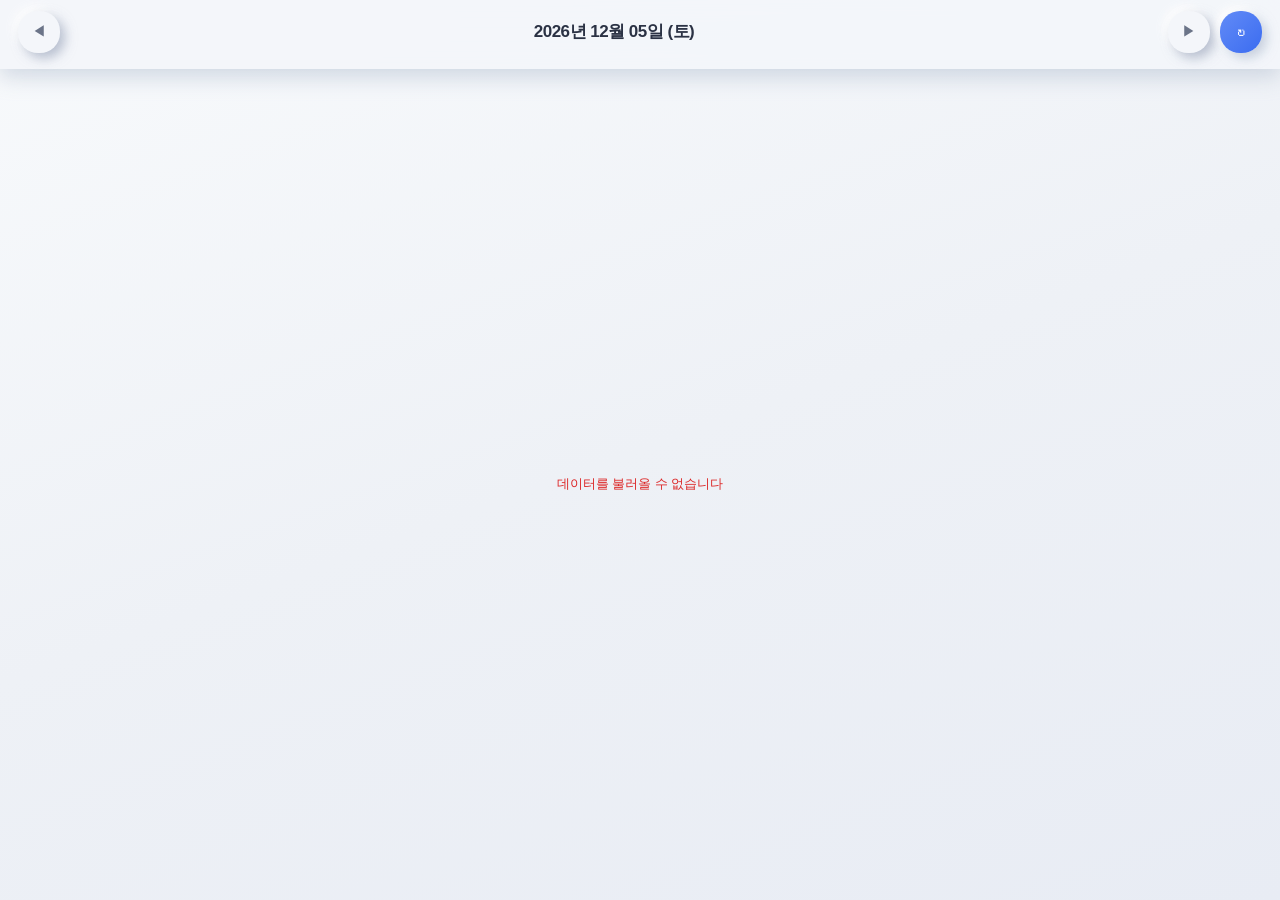
<file: 3030.html>
<!DOCTYPE html>
<html lang="ko">
<head>
<meta charset="UTF-8">
<meta name="viewport" content="width=device-width,initial-scale=1,viewport-fit=cover">
<title>근무현황</title>

<style>
:root{
--bg:#eef1f6;
--bg-grad:linear-gradient(160deg,#f8fafc 0%,#eef1f6 50%,#e8ecf4 100%);
--surface:#f4f6fa;
--surface-glass:rgba(244,246,250,.92);
--text:#2b3244;
--text-sub:#6b7488;
--text-muted:#94a0b5;
--border:rgba(0,0,0,.08);
--clay-light:rgba(255,255,255,.98);
--clay-dark:rgba(143,155,179,.62);
--shadow-sm:5px 5px 12px var(--clay-dark),-4px -4px 10px var(--clay-light);
--shadow-md:10px 10px 24px var(--clay-dark),-8px -8px 18px var(--clay-light);
--shadow-inset:inset 3px 3px 7px var(--clay-dark),inset -3px -3px 7px var(--clay-light);
--chip-shadow:4px 4px 10px rgba(143,155,179,.58),-3px -3px 8px rgba(255,255,255,.92);
--chip-ring:0 0 0 1px rgba(143,155,179,.16),0 0 7px rgba(143,155,179,.1);
--name-ring:0 0 0 1px rgba(143,155,179,.32),0 0 5px rgba(143,155,179,.12);
--green:#16a34a;
--green-soft:#dcfce7;
--green-text:#15803d;
--blue:#3b6cf0;
--red:#dc2626;
--slate-soft:#dbe1ec;
--app-h:100dvh;
--app-w:100vw;
--pad-x:clamp(10px,2.8vw,18px);
--pad-y:clamp(6px,1.2vh,12px);
--radius:clamp(18px,4.5vw,28px);
--radius-sm:clamp(14px,3.5vw,20px);
}

html{
height:100%;
-webkit-text-size-adjust:100%;
text-size-adjust:100%;
overscroll-behavior:none;
}

*{box-sizing:border-box;margin:0;padding:0;-webkit-tap-highlight-color:transparent;}

body{
background:var(--bg);
background-image:var(--bg-grad);
font-family:-apple-system,BlinkMacSystemFont,'Pretendard','Segoe UI',sans-serif;
color:var(--text);
-webkit-font-smoothing:antialiased;
height:var(--app-h);
max-height:var(--app-h);
width:var(--app-w);
overflow:hidden;
overscroll-behavior:none;
display:flex;
flex-direction:column;
padding-top:env(safe-area-inset-top,0);
padding-bottom:env(safe-area-inset-bottom,0);
padding-left:env(safe-area-inset-left,0);
padding-right:env(safe-area-inset-right,0);
}

.header{
position:relative;
z-index:100;
background:var(--surface-glass);
backdrop-filter:blur(20px) saturate(1.4);
-webkit-backdrop-filter:blur(20px) saturate(1.4);
border-bottom:none;
flex-shrink:0;
box-shadow:0 8px 20px rgba(163,177,198,.45);
}

.header-top{
display:flex;
align-items:center;
padding:var(--pad-y) var(--pad-x) calc(var(--pad-y)*.5);
gap:clamp(6px,1.2vw,10px);
}

.nav-btn{
width:clamp(34px,9vw,42px);
height:clamp(34px,9vw,42px);
border:none;
border-radius:var(--radius-sm);
background:var(--surface);
color:var(--text-sub);
font-size:clamp(11px,3vw,14px);
cursor:pointer;
flex-shrink:0;
-webkit-tap-highlight-color:transparent;
box-shadow:var(--shadow-sm);
transition:transform .15s,box-shadow .15s;
}
.nav-btn:active{transform:scale(.94);box-shadow:var(--shadow-inset);}

.date-text{
font-size:clamp(14px,3.8vw,17px);
font-weight:800;
letter-spacing:-.03em;
color:var(--text);
cursor:pointer;
-webkit-tap-highlight-color:transparent;
}

.refresh-btn{
display:flex;
align-items:center;
justify-content:center;
width:clamp(34px,9vw,42px);
height:clamp(34px,9vw,42px);
padding:0;
border:none;
border-radius:var(--radius-sm);
background:linear-gradient(135deg,#628bf7,#3b6cf0);
color:#fff;
font-size:clamp(14px,3.8vw,17px);
cursor:pointer;
flex-shrink:0;
-webkit-tap-highlight-color:transparent;
box-shadow:5px 5px 11px rgba(163,177,198,.55),-4px -4px 9px rgba(255,255,255,.85);
transition:transform .15s,opacity .15s;
}
.refresh-btn:active{transform:scale(.94);opacity:.9;}
.refresh-btn.spinning .refresh-icon{
display:inline-block;
animation:spin .7s linear infinite;
}
@keyframes spin{to{transform:rotate(360deg);}}

/* ── Stats ── */
.date-wrap{
flex:1;
text-align:center;
min-width:0;
}

.stats-row{
display:flex;
justify-content:center;
align-items:center;
gap:clamp(6px,1.8vw,10px);
padding:0 var(--pad-x) var(--pad-y);
flex-wrap:nowrap;
overflow:hidden;
}

.stat-item{
white-space:nowrap;
padding:clamp(5px,1.1vh,8px) clamp(10px,2.8vw,16px);
border-radius:999px;
border:none;
font-size:clamp(10px,2.7vw,12px);
font-weight:700;
letter-spacing:-.01em;
box-shadow:var(--shadow-sm);
display:inline-flex;
align-items:center;
gap:5px;
}

.stat-item::before{
content:'';
width:6px;
height:6px;
border-radius:50%;
flex-shrink:0;
}

.stat-work{color:var(--green-text);background:var(--surface);}
.stat-work::before{background:var(--green);box-shadow:0 0 6px rgba(22,163,74,.5);}

.stat-end{color:#64748b;background:var(--surface);}
.stat-end::before{background:#64748b;}

.stat-off{color:#9333ea;background:var(--surface);}
.stat-off::before{background:#a855f7;box-shadow:0 0 6px rgba(168,85,247,.4);}

/* ── Cards ── */
.container{
flex:1;
min-height:0;
padding:var(--pad-y) var(--pad-x);
max-width:min(520px,100%);
width:100%;
margin:0 auto;
display:flex;
flex-direction:column;
gap:clamp(3px,0.8vh,8px);
}

.card{
background:var(--surface);
border-radius:var(--radius-sm);
border:none;
overflow:hidden;
flex:1 1 0;
min-height:0;
display:flex;
flex-direction:column;
justify-content:flex-start;
container-type:size;
container-name:card;
box-shadow:var(--shadow-sm);
transition:box-shadow .2s;
--card-inset-x:clamp(8px,5cqw,14px);
}

.card-accent-근무중{border-left:3px solid #16a34a;box-shadow:var(--shadow-sm),-3px 0 10px -2px rgba(22,163,74,.2);}
.card-accent-출근중{border-left:3px solid #eab308;box-shadow:var(--shadow-sm),-3px 0 10px -2px rgba(234,179,8,.2);}
.card-accent-출근전{border-left:3px solid #d97706;box-shadow:var(--shadow-sm),-3px 0 10px -2px rgba(217,119,6,.2);}
.card-accent-퇴근전{border-left:3px solid #38bdf8;box-shadow:var(--shadow-sm),-3px 0 10px -2px rgba(56,189,248,.2);}
.card-accent-퇴근{border-left:3px solid #64748b;}
.card-accent-휴무{border-left:3px solid #cbd5e1;opacity:.92;}
.card-accent-연차{border-left:3px solid #14b8a6;opacity:.95;}
.card-accent-중도귀가{border-left:3px solid #f59e0b;opacity:.95;}
.card-accent-지원{
border-left:3px solid #f472b6;
background:linear-gradient(135deg,var(--surface) 0%,#fdf0f7 100%);
box-shadow:var(--shadow-sm),0 0 0 1px rgba(244,114,182,.14);
}

.card-header{
padding:clamp(5px,10cqh,12px) var(--card-inset-x) clamp(2px,4cqh,6px);
flex-shrink:0;
}

.card-header-row{
display:flex;
align-items:center;
flex-wrap:nowrap;
gap:clamp(2px,1.5cqw,5px);
width:100%;
min-width:0;
overflow:hidden;
}

.driver-name{
font-size:clamp(12px,min(24cqh,1rem),18px);
font-weight:800;
letter-spacing:-.03em;
line-height:1.2;
white-space:nowrap;
flex-shrink:1;
min-width:0;
max-width:38%;
overflow:hidden;
text-overflow:ellipsis;
background:var(--surface);
padding:clamp(2px,1.2cqh,4px) clamp(7px,3cqw,10px);
border-radius:8px;
box-shadow:var(--name-ring);
}

.badge{
display:inline-flex;
align-items:center;
justify-content:center;
box-sizing:border-box;
width:2.75em;
max-width:2.75em;
padding:clamp(2px,2cqh,4px) 0;
border-radius:8px;
font-size:clamp(9px,min(17cqh,.82rem),12px);
font-weight:700;
color:#fff;
flex-shrink:0;
background:var(--blue);
box-shadow:var(--chip-ring);
text-align:center;
white-space:nowrap;
overflow:hidden;
line-height:1.1;
}

.badge-5-2{background:var(--blue);}
.badge-917{background:var(--blue);}
.badge-3030{background:var(--red);}
.badge-지원{background:linear-gradient(135deg,#fb923c,#f472b6);color:#fff;}

.tag{
display:inline-flex;
align-items:center;
justify-content:center;
padding:clamp(2px,2cqh,3px) clamp(4px,2.5cqw,7px);
border-radius:8px;
font-size:clamp(8px,min(15cqh,.78rem),11px);
font-weight:600;
flex-shrink:1;
min-width:0;
max-width:5.5em;
border:1px solid transparent;
text-align:center;
white-space:nowrap;
overflow:hidden;
text-overflow:ellipsis;
box-shadow:var(--chip-ring);
}

.tag-지원,.tag-지원오전,.tag-지원오후{
min-width:0;
max-width:5.8em;
overflow:hidden;
text-overflow:ellipsis;
}

.tag-오전{background:#fef9c3;color:#92400e;}
.tag-오후{background:#e0e7ff;color:#3730a3;}
.tag-휴무{background:#f5f5f5;color:#737373;}
.tag-연차{background:#ccfbf1;color:#0f766e;}
.tag-중도귀가{background:#fffbeb;color:#b45309;}
.tag-지원{background:#ffedd5;color:#c2410c;font-weight:700;}
.tag-지원오전{background:#ffedd5;color:#c2410c;font-weight:700;}
.tag-지원오후{background:#ffe4e6;color:#be123c;font-weight:700;}
.tag-추가오전{background:#fff1f2;color:#be123c;font-weight:700;min-width:3.2em;}
.tag-추가오후{background:#ffe4e6;color:#9f1239;font-weight:700;min-width:3.2em;}

.month-btn{
margin-left:auto;
padding:clamp(2px,2cqh,4px) clamp(5px,2.5cqw,8px);
border:none;
border-radius:8px;
background:var(--surface);
color:var(--text-sub);
font-size:clamp(7px,min(14cqh,.75rem),10px);
font-weight:600;
cursor:pointer;
-webkit-tap-highlight-color:transparent;
white-space:nowrap;
flex-shrink:0;
box-shadow:var(--chip-ring);
}

.month-txt-short{display:none;}

.month-btn:active{transform:scale(.96);box-shadow:var(--shadow-inset);}

.status-pill{
display:inline-flex;
align-items:center;
justify-content:center;
gap:3px;
padding:clamp(2px,2cqh,4px) clamp(4px,2.5cqw,7px);
border-radius:999px;
font-size:clamp(8px,min(15cqh,.78rem),11px);
font-weight:700;
flex-shrink:1;
min-width:0;
max-width:4.2em;
border:1px solid transparent;
white-space:nowrap;
overflow:hidden;
text-overflow:ellipsis;
box-shadow:var(--chip-ring);
}

@container card (max-width:340px){
.card-header-row{gap:2px;}
.driver-name{max-width:32%;}
.badge{width:2.65em;max-width:2.65em;font-size:clamp(8px,min(15cqh,.72rem),10px);}
.tag{font-size:clamp(7px,min(13cqh,.7rem),9px);padding:1px 3px;max-width:4.2em;}
.status-pill{font-size:clamp(7px,min(13cqh,.7rem),9px);max-width:3.6em;padding:1px 4px;gap:2px;}
.status-pill::before{width:4px;height:4px;}
.month-btn{font-size:clamp(6px,min(12cqh,.68rem),9px);padding:1px 5px;}
.month-txt-full{display:none;}
.month-txt-short{display:inline;}
}

.status-pill::before{
content:'';
width:5px;
height:5px;
border-radius:50%;
flex-shrink:0;
}

.pill-출근전{background:#fff7ed;color:#c2410c;border-color:#fed7aa;}
.pill-출근전::before{background:#f97316;}

.pill-출근중{background:#fefce8;color:#a16207;border-color:#fde047;}
.pill-출근중::before{background:#eab308;box-shadow:0 0 5px rgba(234,179,8,.5);}

.pill-근무중{background:#ecfdf3;color:#15803d;border-color:#bbf7d0;}
.pill-근무중::before{background:#22c55e;box-shadow:0 0 5px rgba(34,197,94,.5);}

.pill-퇴근전{background:#f0f9ff;color:#0369a1;border-color:#bae6fd;}
.pill-퇴근전::before{background:#38bdf8;}

.pill-퇴근{background:#f8fafc;color:#475569;border-color:#e2e8f0;}
.pill-퇴근::before{background:#94a3b8;}

.pill-휴무{background:#fafafa;color:#737373;border-color:#e5e5e5;}
.pill-휴무::before{background:#d4d4d4;}

.pill-연차{background:#f0fdfa;color:#0f766e;border-color:#99f6e4;}
.pill-연차::before{background:#14b8a6;box-shadow:0 0 5px rgba(20,184,166,.45);}

.regular-off-badge{
display:inline-flex;
align-items:center;
justify-content:center;
margin-left:auto;
margin-right:auto;
padding:clamp(2px,2cqh,4px) clamp(6px,2.8cqw,9px);
border-radius:999px;
font-size:clamp(8px,min(15cqh,.78rem),11px);
font-weight:800;
flex-shrink:0;
white-space:nowrap;
letter-spacing:.03em;
background:#f8fafc;
box-shadow:var(--chip-shadow);
}

.regular-off-badge .dow-default{color:#1f2937;}
.regular-off-badge .dow-rank1{color:#dc2626;}
.regular-off-badge .dow-rank2{color:#ea580c;}

@container card (max-width:340px){
.regular-off-badge{font-size:clamp(7px,min(13cqh,.7rem),9px);padding:1px 6px;}
}

.pill-중도귀가{background:#fffbeb;color:#b45309;border-color:#fde68a;}
.pill-중도귀가::before{background:#f59e0b;box-shadow:0 0 5px rgba(245,158,11,.45);}

.modal{
display:none;
position:fixed;
inset:0;
z-index:200;
background:rgba(15,23,42,.45);
backdrop-filter:blur(4px);
-webkit-backdrop-filter:blur(4px);
align-items:center;
justify-content:center;
padding:16px;
}
.modal.open{display:flex;}

.modal-box{
background:var(--surface);
border-radius:var(--radius);
width:100%;
max-width:400px;
max-height:90dvh;
overflow:hidden;
display:flex;
flex-direction:column;
box-shadow:0 24px 55px -10px rgba(30,41,59,.35),0 10px 24px -8px rgba(30,41,59,.18);
border:none;
}

.modal-head{
display:flex;
align-items:center;
gap:8px;
padding:14px 14px;
border-bottom:1px solid var(--border);
background:linear-gradient(180deg,#ffffff,var(--surface));
}

.modal-title{
flex:1;
min-width:0;
text-align:center;
font-size:16px;
font-weight:800;
letter-spacing:-.02em;
white-space:nowrap;
overflow:hidden;
text-overflow:ellipsis;
}

.modal-nav-btn{
width:30px;
height:30px;
flex-shrink:0;
border:none;
border-radius:8px;
background:var(--surface);
color:var(--text-sub);
font-size:12px;
cursor:pointer;
box-shadow:var(--shadow-sm);
transition:transform .15s,box-shadow .15s;
}
.modal-nav-btn:active{transform:scale(.94);box-shadow:var(--shadow-inset);}

.modal-close{
width:32px;
height:32px;
flex-shrink:0;
border:none;
border-radius:8px;
background:var(--bg);
color:var(--text-sub);
font-size:20px;
line-height:1;
cursor:pointer;
}
.modal-close:active{opacity:.7;}

.modal-body{
padding:12px;
overflow-y:auto;
-webkit-overflow-scrolling:touch;
overscroll-behavior:contain;
}

.cal-weekdays{
display:grid;
grid-template-columns:repeat(7,1fr);
gap:4px;
margin-bottom:6px;
}

.cal-weekday{
text-align:center;
font-size:11px;
font-weight:700;
color:var(--text-muted);
padding:4px 0;
}
.cal-weekday.sun{color:#dc2626;}

.cal-grid{
display:grid;
grid-template-columns:repeat(7,1fr);
gap:4px;
}

.cal-cell{
min-height:52px;
padding:4px 2px;
border-radius:12px;
background:rgba(15,23,42,.045);
box-shadow:var(--shadow-inset);
text-align:center;
display:flex;
flex-direction:column;
align-items:center;
justify-content:center;
gap:2px;
border:1px solid transparent;
}
.cal-cell.empty{background:transparent;border:none;box-shadow:none;}
.cal-cell.today{
border-color:var(--blue);
background:#e3ecff;
box-shadow:var(--shadow-inset),0 0 0 2px rgba(59,108,240,.3);
}

.cal-day{
font-size:13px;
font-weight:700;
color:var(--text);
line-height:1;
}

.cal-status{
font-size:9px;
font-weight:700;
line-height:1.2;
padding:1px 4px;
border-radius:4px;
}
.cal-status-오전{background:#dcfce7;color:#15803d;}
.cal-status-오후{background:#dbeafe;color:#1d4ed8;}
.cal-status-휴무{background:#fee2e2;color:#dc2626;}
.cal-status-연차{background:#ccfbf1;color:#0f766e;}
.cal-status-지원{background:#ffedd5;color:#ea580c;}
.cal-status-지원오전{background:#ffedd5;color:#c2410c;}
.cal-status-지원오후{background:#ffe4e6;color:#be123c;}
.cal-status-중도귀가{background:#fffbeb;color:#b45309;}
.cal-status-추가오전{background:#fff1f2;color:#be123c;}
.cal-status-추가오후{background:#ffe4e6;color:#9f1239;}

.cal-weekday.regular-off{color:#dc2626;}
.cal-cell.regular-off-day .cal-day{color:#dc2626;font-weight:800;}

button.cal-cell{
font:inherit;
margin:0;
appearance:none;
-webkit-appearance:none;
-webkit-tap-highlight-color:transparent;
}
button.cal-cell:active{transform:scale(.95);}
.cal-cell.selected{
border-color:var(--blue);
background:linear-gradient(135deg,var(--blue),#5b86ff);
box-shadow:var(--chip-shadow);
}
.cal-cell.selected .cal-day{color:#fff;}
.cal-cell.selected.today{box-shadow:var(--chip-shadow),0 0 0 2px rgba(59,108,240,.35);}

.regular-off-text{color:#dc2626;font-weight:800;}

.modal-loading{
padding:40px;
text-align:center;
font-size:14px;
color:var(--text-sub);
}

.apppules-modal-box{
max-width:min(600px,95vw);
max-height:90dvh;
}
.apppules-modal-body{
padding:0;
overflow:hidden;
height:calc(90dvh - 60px);
}
.apppules-modal-body iframe{
width:100%;
height:100%;
border:none;
}

/* ── Rounds ── */
.card-body{
padding:0 var(--card-inset-x) clamp(3px,4cqh,8px);
display:flex;
flex-direction:column;
justify-content:flex-start;
gap:clamp(2px,1.8cqh,5px);
flex:1;
min-height:0;
overflow-y:auto;
scrollbar-width:none;
-ms-overflow-style:none;
}
.card-body::-webkit-scrollbar{display:none;}

.round-row{
display:flex;
align-items:center;
padding:clamp(3px,1.6cqh,6px) 0;
border-radius:10px;
background:rgba(15,23,42,.04);
border:1px solid rgba(15,23,42,.05);
box-shadow:none;
gap:clamp(3px,2.5cqw,6px);
width:100%;
flex:0 0 auto;
min-width:0;
justify-content:flex-start;
font-size:clamp(11px,min(22cqh,1rem),17px);
line-height:1.2;
}

.round-row.is-active{
background:linear-gradient(90deg,#e8efff,#f0f4ff);
border-color:#93a8e8;
box-shadow:0 0 0 1px rgba(59,108,240,.2);
}

.round-row.is-done{opacity:.75;}
.round-row.is-ended{opacity:.55;}

.round-row-empty{
visibility:hidden;
pointer-events:none;
flex:0 0 auto;
min-height:0;
padding:clamp(3px,1.6cqh,6px) 0;
}

.round-dot{
width:clamp(6px,min(11cqh,10px),10px);
height:clamp(6px,min(11cqh,10px),10px);
border-radius:50%;
flex-shrink:0;
margin-left:clamp(4px,2.5cqw,8px);
}

.dot-done{background:#94a3b8;}
.dot-active{
background:#1d4ed8;
box-shadow:0 0 0 2px rgba(29,78,216,.35);
}
.dot-running{
background:#1d4ed8;
box-shadow:0 0 0 2px rgba(29,78,216,.35);
animation:pulse-running 1.4s ease-in-out infinite;
}
@keyframes pulse-running{
0%{box-shadow:0 0 0 0 rgba(29,78,216,.6);}
50%{box-shadow:0 0 0 5px rgba(29,78,216,.0);}
100%{box-shadow:0 0 0 0 rgba(29,78,216,.0);}
}
.dot-wait{background:#22c55e;}
.dot-ended{background:#475569;}

.round-label{
font-size:clamp(10px,min(19cqh,.9rem),15px);
font-weight:600;
color:var(--text-sub);
min-width:clamp(24px,13cqw,38px);
flex-shrink:0;
line-height:1.2;
}

.round-time{
font-size:clamp(12px,min(24cqh,1.02rem),18px);
font-weight:700;
letter-spacing:-.02em;
color:var(--text);
flex:1;
min-width:0;
overflow:hidden;
text-overflow:ellipsis;
white-space:nowrap;
line-height:1.2;
}

.round-suffix{
font-size:clamp(8px,min(16cqh,.82rem),12px);
font-weight:600;
color:var(--text-sub);
margin-left:4px;
white-space:nowrap;
max-width:9em;
overflow:hidden;
text-overflow:ellipsis;
display:inline-block;
vertical-align:bottom;
}

.round-suffix.is-soon{color:#2563eb;}
.round-suffix.is-done{color:var(--text-muted);}
.round-suffix.is-running{color:#1d4ed8;font-weight:700;}
.round-suffix.is-leaving{color:#0369a1;font-weight:700;}

.round-tail{
display:flex;
align-items:center;
gap:clamp(3px,2cqw,5px);
flex-shrink:0;
margin-left:auto;
}

.round-bus{
font-size:clamp(10px,min(19cqh,.88rem),15px);
font-weight:700;
color:var(--text-sub);
flex-shrink:0;
background:var(--surface);
padding:1px 6px;
border-radius:7px;
border:none;
box-shadow:var(--chip-ring);
min-width:3.2em;
text-align:center;
line-height:1.25;
}

.round-gauge{
width:clamp(15px,min(10cqh,18px),20px);
height:clamp(15px,min(10cqh,18px),20px);
flex-shrink:0;
}
.round-gauge svg{width:100%;height:100%;transform:rotate(-90deg);display:block;}
.round-gauge .gauge-track{fill:none;stroke:rgba(255,255,255,.14);stroke-width:2.5;}
.round-gauge .gauge-fill{fill:none;stroke-width:2.5;stroke-linecap:round;transition:stroke-dashoffset .6s linear;}
.round-gauge.gauge-wait .gauge-fill{stroke:transparent;}
.round-gauge.gauge-done .gauge-fill{stroke:#9aa8bd;}
.round-gauge.gauge-running .gauge-fill{stroke:var(--blue);filter:drop-shadow(0 0 3px rgba(59,108,240,.6));}

.off-msg{
padding:0 var(--card-inset-x) clamp(4px,6cqh,10px);
font-size:clamp(10px,18cqh,14px);
color:var(--text-muted);
flex-shrink:0;
font-style:italic;
}

.loading,.error{
padding:20px;
text-align:center;
font-size:13px;
color:var(--text-sub);
flex:1;
display:flex;
flex-direction:column;
align-items:center;
justify-content:center;
gap:10px;
}

.loading::before{
content:'';
width:28px;
height:28px;
border:3px solid var(--border);
border-top-color:var(--blue);
border-radius:50%;
animation:spin .7s linear infinite;
}

.error{color:#dc2626;}
.error::before{display:none;}
</style>
</head>
<body>

<div class="header">
<div class="header-top">
<button class="nav-btn" onclick="changeDate(-1)" aria-label="이전 날짜">◀</button>
<div class="date-wrap">
<div id="dateText" class="date-text" onclick="openDateModal()"></div>
</div>
<button class="nav-btn" onclick="changeDate(1)" aria-label="다음 날짜">▶</button>
<button class="refresh-btn" id="refreshBtn" onclick="refreshData()">
<span class="refresh-icon">↻</span>
</button>
</div>
<div id="headerStats" class="stats-row"></div>
</div>

<div id="content" class="container">
<div class="loading">불러오는 중...</div>
</div>

<div id="monthModal" class="modal" onclick="closeMonthModal()">
<div class="modal-box" onclick="event.stopPropagation()">
<div class="modal-head">
<button class="modal-nav-btn" onclick="changeModalMonth(-1)" aria-label="이전 달">◀</button>
<div id="modalTitle" class="modal-title"></div>
<button class="modal-nav-btn" onclick="changeModalMonth(1)" aria-label="다음 달">▶</button>
<button class="modal-close" onclick="closeMonthModal()" aria-label="닫기">×</button>
</div>
<div id="modalBody" class="modal-body"></div>
</div>
</div>

<div id="dateModal" class="modal" onclick="closeDateModal()">
<div class="modal-box" onclick="event.stopPropagation()">
<div class="modal-head">
<button class="modal-nav-btn" onclick="changeDateModalMonth(-1)" aria-label="이전 달">◀</button>
<div id="dateModalTitle" class="modal-title"></div>
<button class="modal-nav-btn" onclick="changeDateModalMonth(1)" aria-label="다음 달">▶</button>
<button class="modal-close" onclick="closeDateModal()" aria-label="닫기">×</button>
</div>
<div id="dateModalBody" class="modal-body"></div>
</div>
</div>

<div id="apppulesModal" class="modal" onclick="closeApppulesModal()">
<div class="modal-box apppules-modal-box" onclick="event.stopPropagation()">
<div class="modal-head">
<div class="modal-title">안창해 · 조합비 · 공제회비</div>
<button class="modal-close" onclick="closeApppulesModal()" aria-label="닫기">×</button>
</div>
<div class="modal-body apppules-modal-body">
<iframe id="apppulesFrame" src="apppules.html" frameborder="0" loading="lazy"></iframe>
</div>
</div>
</div>

<script>

const WORKER='https://jolly-voice-134c.ach4343.workers.dev/';

const ROUTES={
'917':'https://api.kiki-bus.com/dispatch/123',
'3030':'https://api.kiki-bus.com/dispatch/130',
'5-2':'https://api.kiki-bus.com/dispatch/083'
};

const TARGET_DRIVERS=[
{name:'장재열',route:'5-2',id:'6006'},
{name:'김동성',route:'5-2',id:'6286'},
{name:'최창순',route:'917',id:'5948'},
{name:'안창해',route:'3030',id:'5999'}
];

const HOME_ROUTE_IDS={
'5-2':'083',
'917':'123',
'3030':'130'
};

const ROUTE_END={
'5-2':{beforeEnd:120,end:150},
'917':{beforeEnd:170,end:210},
'3030':{beforeEnd:170,end:210}
};

const STATUS_ORDER={
'근무중':0,'출근중':0,'퇴근전':1,'출근전':2,'퇴근':3,'휴무':4,'연차':4,'중도귀가':4
};

const DOW_NAMES=['일','월','화','수','목','금','토'];
const DOW_ORDER=[1,2,3,4,5,6,0];

let currentDate=new Date();
let liveState=null;
let liveSecondInterval=null;
let monthRegularOffCache={};

/* 날짜/새로고침/월간조회 연속 조작 시 API 과다호출(공격으로 오인되어 차단)
   방지를 위한 디바운스 관련 변수 */
let loadAllToken=0;
let dateChangeTimer=null;
const LOAD_DEBOUNCE_MS=1200;
let modalChangeTimer=null;
const MODAL_DEBOUNCE_MS=1000;

/* ── iOS Safari 호환 안전 스토리지 래퍼 ──
   iOS 사파리(특히 프라이빗 모드)에서는 localStorage.setItem 이
   QuotaExceededError 를 던지거나, 일부 환경에서 접근 자체가
   막혀 SecurityError 가 발생할 수 있다. 또한 손상된 JSON 값이
   저장돼 있으면 JSON.parse 가 예외를 던진다. 아래 래퍼는 이런
   경우 모두 안전하게 무시(캐시 미스로 처리)하도록 해서
   캐시 오류 때문에 앱 전체가 멈추지 않게 한다. */
function safeGet(key){
try{
const v=localStorage.getItem(key);
if(!v) return null;
return JSON.parse(v);
}catch(e){
return null;
}
}
function safeSet(key,value){
try{
localStorage.setItem(key,JSON.stringify(value));
}catch(e){
/* 저장 실패해도 무시 - 다음 호출 때 다시 네트워크로 받아옴 */
}
}
function safeRemove(key){
try{
localStorage.removeItem(key);
}catch(e){}
}
function safeKeys(){
try{
return Object.keys(localStorage);
}catch(e){
return[];
}
}

function formatDate(d){
return d.getFullYear()+'-'+
String(d.getMonth()+1).padStart(2,'0')+'-'+
String(d.getDate()).padStart(2,'0');
}

function formatHeader(d){
const w=['일','월','화','수','목','금','토'];
return `${d.getFullYear()}년 ${String(d.getMonth()+1).padStart(2,'0')}월 ${String(d.getDate()).padStart(2,'0')}일 (${w[d.getDay()]})`;
}

function timeToMinutes(time){
const[h,m]=time.split(':').map(Number);
return h*60+m;
}

/* 정렬된 회차 배열에서 자정을 넘는 시간(00:00~01:59)을 1440+ 분으로 변환.
   앞 회차보다 시간이 작으면 다음날로 판단. */
function normalizeRoundMinutes(sorted){
const mins=sorted.map(r=>timeToMinutes(r.time));
for(let i=1;i<mins.length;i++){
if(mins[i]<mins[i-1]){
// 앞 회차보다 작으면 자정 넘은 것 — 이후 모두 +1440
for(let j=i;j<mins.length;j++) mins[j]+=1440;
}
}
return mins;
}

/* 현재 시각을 '오늘 기준 분'으로 반환. 자정 이후(00:00~01:59)면 1440+ */
function getNowMinutesForRounds(roundMins){
const base=new Date();
let nowMin=base.getHours()*60+base.getMinutes();
// 회차 중 1440+ 분이 있고 현재 시각이 0~119분대면 1440+ 로 오프셋
if(roundMins.some(m=>m>=1440)&&nowMin<120){
nowMin+=1440;
}
return nowMin;
}

function getRoundDateTime(timeStr,viewDate,isMidnightNext){
const[h,m]=timeStr.split(':').map(Number);
const d=new Date(viewDate);
if(isMidnightNext) d.setDate(d.getDate()+1);
d.setHours(h,m,0,0);
return d;
}

function getSecondsUntilRound(timeStr,viewDate,isMidnightNext){
const now=new Date();
return Math.floor((getRoundDateTime(timeStr,viewDate,!!isMidnightNext)-now)/1000);
}

function formatStartCountdown(totalSec){
if(totalSec<=0) return '';
const min=Math.floor(totalSec/60);
const sec=totalSec%60;
if(min>0) return `${min}분 ${sec}초후 운행 시작`;
return `${sec}초후 운행 시작`;
}

function getBusNo(busNumber){
if(!busNumber) return '';
return busNumber.match(/(\d{4})$/)?.[1]||'';
}

function normalizeRouteId(id){
if(id==null||id==='') return '';
return String(id).replace(/^0+/,'')||'0';
}

function displayRouteLabel(name){
if(!name) return '';
const s=String(name).trim().replace(/\s+/g,'');
const stripped=s.replace(/^[\uAC00-\uD7A3]+(?=[\d0-9])/, '');
return stripped||s;
}

function normalizeRouteName(name){
if(!name) return '';
const s=displayRouteLabel(name);
if(s==='5-2'||s.includes('5-2')) return '5-2';
if(s==='917'||s.startsWith('917')) return '917';
if(s==='3030'||s.startsWith('3030')) return '3030';
return s;
}

function isSameHomeRoute(homeRoute,routeName){
if(!routeName) return true;
return normalizeRouteName(routeName)===normalizeRouteName(homeRoute);
}

function isSupportStatus(status){
return status==='WORK_SUPPORT'||
status==='WORK_SUPPORT_AM'||
status==='WORK_SUPPORT_PM';
}

function isSupportRouteName(homeRoute,routeName){
if(!routeName) return false;
return !isSameHomeRoute(homeRoute,routeName);
}

function isSupportWork(work,homeRoute){
if(!work) return false;
if(work.routeName&&isSameHomeRoute(homeRoute,work.routeName)) return false;
if(isSupportStatus(work.status)) return true;
if(work.routeName&&isSupportRouteName(homeRoute,work.routeName)) return true;
if(work.routeId&&!isHomeRoute(homeRoute,work.routeId)) return true;
return false;
}

function resolveSupportSchedule(work,rounds){
if(work.status==='WORK_SUPPORT_AM'){
return{label:'지원근무 오전',cls:'지원오전'};
}
if(work.status==='WORK_SUPPORT_PM'){
return{label:'지원근무 오후',cls:'지원오후'};
}
if(work.status==='WORK_SUPPORT'&&rounds&&rounds.length>=1&&rounds.length<=4){
const sorted=[...rounds].sort((a,b)=>a.round-b.round);
const hour=parseInt(sorted[0].time.split(':')[0],10);
if(hour<12) return{label:'지원근무 오전',cls:'지원오전'};
return{label:'지원근무 오후',cls:'지원오후'};
}
return{label:'지원근무',cls:'지원'};
}

function resolveSchedule(work,homeRoute,rounds){
if(!work) return null;
if(work.schedule?.cls==='휴무'||work.schedule?.cls==='중도귀가') return work.schedule;

if(!isSupportWork(work,homeRoute)){
if(work.status==='WORK_SUPPORT_AM') return{label:'오전',cls:'오전'};
if(work.status==='WORK_SUPPORT_PM') return{label:'오후',cls:'오후'};
if(work.status==='WORK_SUPPORT'&&rounds&&rounds.length>=1&&rounds.length<=4){
const sorted=[...rounds].sort((a,b)=>a.round-b.round);
const hour=parseInt(sorted[0].time.split(':')[0],10);
if(hour<12) return{label:'오전',cls:'오전'};
return{label:'오후',cls:'오후'};
}
return work.schedule;
}

return resolveSupportSchedule(work,rounds);
}

function parseWorkApi(json){
if(!json) return null;
const obj=json.object||json.data||json;
const status=obj.status||'';
const routeIdRaw=obj.routeId!=null?String(obj.routeId):'';
const routeName=obj.routeName||'';

let schedule=null;
if(status==='LEAVE') schedule={label:'휴무',cls:'휴무'};
else if(status==='ANNUAL') schedule={label:'휴무',cls:'휴무'};
else if(status==='LEAVE_EARLY') schedule={label:'중도귀가',cls:'중도귀가'};
else if(status==='WORK_AM') schedule={label:'오전',cls:'오전'};
else if(status==='WORK_PM') schedule={label:'오후',cls:'오후'};
else if(status==='WORK_SUPPORT_AM') schedule={label:'지원근무 오전',cls:'지원오전'};
else if(status==='WORK_SUPPORT_PM') schedule={label:'지원근무 오후',cls:'지원오후'};
else if(status==='WORK_SUPPORT') schedule={label:'지원근무',cls:'지원'};

return{status,routeId:routeIdRaw,routeName,schedule};
}

function getHomeRouteIdSet(driverRoute){
const set=new Set();
const dispatchId=normalizeRouteId(HOME_ROUTE_IDS[driverRoute]);
if(dispatchId) set.add(dispatchId);
if(driverRoute==='3030') set.add('3030');
if(driverRoute==='917') set.add('917');
if(driverRoute==='5-2'){
set.add('83');
set.add('5-2');
}
return set;
}

function isHomeRoute(driverRoute,routeId){
if(!routeId) return true;
return getHomeRouteIdSet(driverRoute).has(normalizeRouteId(routeId));
}

function extractDriverRounds(dispatchData,driverName,driverId){
if(!dispatchData?.object) return [];
const list=Array.isArray(dispatchData.object)?dispatchData.object:[];
return list
.filter(item=>{
if(driverId!=null&&item.driverId!=null){
return String(item.driverId)===String(driverId);
}
return(item.driverName||'').trim()===driverName;
})
.map(item=>({
round:Number(item.busRound??item.round??0),
time:item.startTime||item.time||'',
busNumber:item.busNumber||'',
startOrder:Number(item.startOrder??0)
}))
.sort((a,b)=>a.round-b.round);
}

function timeStrToMinutes(t){
if(!t) return null;
const parts=t.split(':');
const h=parseInt(parts[0],10);
const m=parseInt(parts[1]||'0',10);
if(isNaN(h)) return null;
return h*60+(isNaN(m)?0:m);
}

function extractRound0List(dispatchData){
if(!dispatchData?.object) return [];
const list=Array.isArray(dispatchData.object)?dispatchData.object:[];
return list
.filter(item=>Number(item.busRound??item.round??0)===0)
.map(item=>({
startOrder:Number(item.startOrder??0),
min:timeStrToMinutes(item.startTime||item.time||'')
}))
.filter(x=>x.min!=null)
.sort((a,b)=>a.startOrder-b.startOrder);
}

function findPmBoundaryIndex(round0List){
for(let i=1;i<round0List.length;i++){
if(round0List[i].min-round0List[i-1].min>=60) return i;
}
return -1;
}

function getStartOrderNumber(dispatchData,startOrder,isSupport){
if(startOrder==null||isNaN(startOrder)) return null;
if(isSupport) return startOrder+1;

const round0List=extractRound0List(dispatchData);
const boundaryIdx=findPmBoundaryIndex(round0List);
const myIdx=round0List.findIndex(x=>x.startOrder===startOrder);

if(boundaryIdx===-1||myIdx===-1||myIdx<boundaryIdx){
return startOrder+1;
}
return myIdx-boundaryIdx+1;
}

function applyStartOrderToSchedule(schedule,rounds,dispatchData,isSupport){
if(!schedule) return schedule;
const supportCls=schedule.cls==='지원'||schedule.cls==='지원오전'||schedule.cls==='지원오후';
const numberableCls=supportCls||
schedule.cls==='오전'||schedule.cls==='오후'||
schedule.cls==='추가오전'||schedule.cls==='추가오후';
if(!numberableCls) return schedule;

const round0=rounds?.find(r=>r.round===0);
if(!round0) return schedule;

const num=getStartOrderNumber(dispatchData,round0.startOrder,supportCls);
if(num==null) return schedule;

if(supportCls) return{...schedule,label:'지원근무'+num};
return{...schedule,label:schedule.cls+num};
}

async function fetchWorkDriver(driverId,date,skipCache){
const key=`work_${driverId}_${date}`;
if(!skipCache){
const cached=safeGet(key);
if(cached) return cached;
}

const target=`https://api.kiki-bus.com/work/driver/${driverId}/${date}`;
const url=WORKER+'?url='+encodeURIComponent(target);
const res=await fetch(url);
if(!res.ok) throw new Error('work');

const json=await res.json();
safeSet(key,json);
return json;
}

function getWorkStatus(rounds,route,viewDate,useExtended){
if(!rounds||rounds.length===0){
return{label:'휴무',cls:'휴무'};
}

const sorted=[...rounds].sort((a,b)=>a.round-b.round);
const roundMins=normalizeRoundMinutes(sorted);
const firstMin=roundMins[0];
const lastMin=roundMins[roundMins.length-1];
// 917·3030·5-2 외 다른 노선(지원 등)은 회차 수로 기준 결정
// 2회차 → 917/3030 기준, 3회차 이상 → 5-2 기준
const endCfg=ROUTE_END[route]||(rounds.length<=2?{beforeEnd:170,end:210}:{beforeEnd:120,end:150});
const view=startOfDay(viewDate);
const todayDay=startOfDay(new Date());

if(view<todayDay) return{label:'퇴근',cls:'퇴근'};
if(view>todayDay) return{label:'출근전',cls:'출근전'};

const nowMin=getNowMinutesForRounds(roundMins);

if(!useExtended){
if(nowMin<firstMin) return{label:'출근전',cls:'출근전'};
if(nowMin<=lastMin+endCfg.end) return{label:'근무중',cls:'근무중'};
return{label:'퇴근',cls:'퇴근'};
}

const checkInStart=firstMin-50;
const beforeEndMin=lastMin+endCfg.beforeEnd;
const endMin=lastMin+endCfg.end;

if(nowMin<checkInStart) return{label:'출근전',cls:'출근전'};
if(nowMin<firstMin) return{label:'출근중',cls:'출근중'};
if(nowMin<=beforeEndMin) return{label:'근무중',cls:'근무중'};
if(nowMin<=endMin) return{label:'퇴근전',cls:'퇴근전'};
return{label:'퇴근',cls:'퇴근'};
}

function isOffStat(cls){
return cls==='휴무'||cls==='연차'||cls==='중도귀가';
}

function resolveWorkStatus(rounds,route,viewDate,schedule,useExtended,apiStatus){
if(apiStatus==='ANNUAL'){
return{label:'연차',cls:'연차'};
}
if(apiStatus==='LEAVE_EARLY'||schedule?.cls==='중도귀가'){
return{label:'중도귀가',cls:'중도귀가'};
}
if(schedule?.cls==='휴무'){
return{label:'휴무',cls:'휴무'};
}

const hasRounds=rounds&&rounds.length>0;
if(!hasRounds){
if(schedule?.cls==='오전'||schedule?.cls==='오후'||schedule?.cls==='지원'){
return{label:'출근전',cls:'출근전'};
}
return{label:'휴무',cls:'휴무'};
}

return getWorkStatus(rounds,route,viewDate,useExtended);
}

function startOfDay(d){
return new Date(d.getFullYear(),d.getMonth(),d.getDate());
}

function getRoundStatus(rounds,workStatusCls){
if(!rounds||rounds.length===0) return [];

const sorted=[...rounds].sort((a,b)=>a.round-b.round);
/* 자정 넘는 시간 정규화 */
const roundMins=normalizeRoundMinutes(sorted);

if(workStatusCls==='퇴근'){
return sorted.map((r,i)=>({...r,normMin:roundMins[i],status:'done'}));
}
if(workStatusCls==='퇴근전'){
// 마지막 회차는 퇴근임박, 나머지는 done
return sorted.map((r,i)=>({
...r,normMin:roundMins[i],
status:(i===sorted.length-1)?'leaving':'done'
}));
}
if(workStatusCls==='출근전'){
return sorted.map((r,i)=>({...r,normMin:roundMins[i],status:'wait'}));
}

const nowMin=getNowMinutesForRounds(roundMins);

/* ── 표시할 회차 결정 ──────────────────────────────────────────
   규칙: 항상 1회차부터 순서대로 진행.
   · 현재 nowMin >= 회차시간 → 완료(done) 후보
   · 단, 마지막으로 완료 처리할 회차는 active 로 표시
   · 다음 회차 시작 30분 전이 되면 → 다음 회차가 active, 현 회차는 done
   ──────────────────────────────────────────────────────────── */

// 1) 이미 지난 회차 (nowMin > 회차시간) 중 가장 마지막 인덱스
let lastPassedIdx=-1;
roundMins.forEach((m,i)=>{ if(nowMin>m) lastPassedIdx=i; });

// 2) 다음 회차(lastPassedIdx+1)가 30분 이내면 그걸 active 로 올림
let activeIdx=lastPassedIdx; // 기본: 마지막 지난 회차
const nextIdx=lastPassedIdx+1;
if(nextIdx<sorted.length){
const isFirst=(nextIdx===0); // 1회차 여부
const threshold=isFirst?59:30; // 1회차는 59분(카운트다운 시작), 나머지는 30분
if(roundMins[nextIdx]-nowMin<=threshold){
activeIdx=nextIdx;
}
}

// 3) 아직 아무 회차도 안 지났고 1회차 59분 전이면 active=0
if(lastPassedIdx===-1&&roundMins[0]-nowMin<=59) activeIdx=0;

return sorted.map((r,i)=>{
let status;
if(i<activeIdx) status='done';
else if(i===activeIdx){
// active 회차 중 이미 시간이 지났으면(카운트다운 끝) → 운행중
const isMidnight=(roundMins[i]>=1440);
const diffSec=getSecondsUntilRound(r.time,new Date(),isMidnight);
status=(diffSec<=0)?'running':'active';
}else status='wait';
const nextMin=(i+1<roundMins.length)?roundMins[i+1]:roundMins[i]+90;
return{...r,normMin:roundMins[i],nextMin,status};
});
}

function getRoundSuffix(r,workStatusCls,viewDate){
if(r.empty) return{text:'',cls:''};

const view=startOfDay(viewDate);
const today=startOfDay(new Date());

if(workStatusCls==='퇴근'||view<today){
return{text:'완료',cls:'is-done'};
}

if(view>today) return{text:'',cls:''};

if(r.status==='done'){
return{text:'완료',cls:'is-done'};
}

if(r.status==='running'){
return{text:'운행중',cls:'is-running'};
}

if(r.status==='leaving'){
return{text:'퇴근직전',cls:'is-leaving'};
}

if(r.status==='wait'||r.status==='active'){
// normMin이 1440+ 이면 자정 넘은 회차
const isMidnight=(r.normMin!=null&&r.normMin>=1440);
const diffSec=getSecondsUntilRound(r.time,viewDate,isMidnight);
if(diffSec>0&&diffSec<=59*60){
return{text:formatStartCountdown(diffSec),cls:'is-soon'};
}
}

return{text:'',cls:''};
}

function isViewingToday(){
return formatDate(currentDate)===formatDate(new Date());
}

/* 회차별 진행률(0~1): 운행중이면 시작~다음회차 사이 경과 비율,
   완료/퇴근직전은 100%, 대기/출발예정은 0% */
function getRoundProgress(r){
if(r.status==='done'||r.status==='leaving') return 1;
if(r.status==='wait'||r.status==='active') return 0;
if(r.status==='running'){
const n=new Date();
const nowMin=n.getHours()*60+n.getMinutes()+n.getSeconds()/60;
const start=r.normMin;
const end=(r.nextMin!=null&&r.nextMin>start)?r.nextMin:start+90;
return Math.max(0,Math.min(1,(nowMin-start)/(end-start)));
}
return 0;
}

function buildRoundGaugeHtml(r){
const progress=getRoundProgress(r);
const pct=Math.round(progress*100);
const c=43.98; // 2*PI*7
const offset=(c*(1-progress)).toFixed(2);
const cls=r.status==='running'?'gauge-running':(r.status==='done'||r.status==='leaving')?'gauge-done':'gauge-wait';
return `<span class="round-gauge ${cls}" role="img" aria-label="진행률 ${pct}%">`+
`<svg viewBox="0 0 20 20"><circle class="gauge-track" cx="10" cy="10" r="7"></circle>`+
`<circle class="gauge-fill" cx="10" cy="10" r="7" stroke-dasharray="${c}" stroke-dashoffset="${offset}"></circle></svg>`+
`</span>`;
}

function buildRoundRowHtml(r,workStatus,isEnded){
if(r.empty){
return `<div class="round-row round-row-empty" aria-hidden="true"></div>`;
}

let rowCls,dotCls;
if(isEnded){
rowCls='is-ended';
dotCls='dot-ended';
}else{
rowCls=r.status==='active'||r.status==='running'||r.status==='leaving'?'is-active':r.status==='done'?'is-done':'';
dotCls=r.status==='done'?'dot-done':r.status==='running'?'dot-running':r.status==='active'||r.status==='leaving'?'dot-active':'dot-wait';
}

const busNo=getBusNo(r.busNumber);
const suffix=getRoundSuffix(r,workStatus.cls,currentDate);

return `<div class="round-row ${rowCls}">`+
`<span class="round-dot ${dotCls}"></span>`+
`<span class="round-label">${r.round+1}회차</span>`+
`<span class="round-time">${r.time}`+
(suffix.text?` <span class="round-suffix ${suffix.cls}">${suffix.text}</span>`:'')+
`</span>`+
`<span class="round-tail">`+
buildRoundGaugeHtml(r)+
(busNo?`<span class="round-bus">${busNo}</span>`:'')+
`</span></div>`;
}

function stopLiveTimer(){
if(liveSecondInterval){
clearInterval(liveSecondInterval);
liveSecondInterval=null;
}
}

function startLiveTimer(){
stopLiveTimer();
if(!isViewingToday()||!liveState) return;

tickLive();
liveSecondInterval=setInterval(tickLive,1000);
}

function tickLive(){
if(!liveState||!isViewingToday()) return;

let workCount=0;
let offCount=0;
let endCount=0;

liveState.cards.forEach(card=>{

const workStatus=resolveWorkStatus(
card.rounds,card.route,currentDate,card.schedule,card.useExtended,card.apiStatus
);

if(isOffStat(workStatus.cls)) offCount++;
else if(workStatus.cls==='퇴근') endCount++;
else workCount++;

const el=document.querySelector(`.card[data-idx="${card.order}"]`);
if(!el) return;

const accent=getCardAccent(workStatus,card.isSupport);
el.className=`card card-accent-${accent}`;

const pill=el.querySelector('.status-pill');
if(pill){
pill.className=`status-pill pill-${workStatus.cls}`;
pill.textContent=workStatus.label;
}

if(!card.rounds.length) return;

const body=el.querySelector('.card-body');
if(!body) return;

const roundStatuses=padRoundRows(
getRoundStatus(card.rounds,workStatus.cls),
card.isSupport
);
const isEnded=workStatus.cls==='퇴근';

body.innerHTML=roundStatuses
.map(r=>buildRoundRowHtml(r,workStatus,isEnded))
.join('');

});

document.getElementById('headerStats').innerHTML=
`<span class="stat-item stat-work">근무 ${workCount}</span>`+
`<span class="stat-item stat-end">퇴근 ${endCount}</span>`+
`<span class="stat-item stat-off">휴무 ${offCount}</span>`;
}

function getFirstRoundMin(rounds){
if(!rounds?.length) return Infinity;
const sorted=[...rounds].sort((a,b)=>a.round-b.round);
return normalizeRoundMinutes(sorted)[0];
}

function getPeriodOrder(schedule){
if(!schedule) return 2;
if(schedule.cls==='오전'||schedule.cls==='지원오전') return 0;
if(schedule.cls==='오후'||schedule.cls==='지원오후') return 1;
if(schedule.cls==='지원') return 1;
return 2;
}

function compareActiveCards(a,b){
const roundDiff=getFirstRoundMin(a.rounds)-getFirstRoundMin(b.rounds);
if(roundDiff!==0) return roundDiff;
const periodDiff=getPeriodOrder(a.schedule)-getPeriodOrder(b.schedule);
if(periodDiff!==0) return periodDiff;
return a.order-b.order;
}

function getRegularOffInfo(dayMap,year,month){
const counts=[0,0,0,0,0,0,0];
const lastDay=new Date(year,month+1,0).getDate();

for(let d=1;d<=lastDay;d++){
const dateStr=formatDate(new Date(year,month,d));
if(dayMap[dateStr]?.cls==='휴무'){
counts[new Date(year,month,d).getDay()]++;
}
}

const ranked=[0,1,2,3,4,5,6]
.map(dow=>({dow,count:counts[dow]}))
.filter(x=>x.count>0)
.sort((a,b)=>b.count-a.count||a.dow-b.dow);

if(ranked.length<2) return{text:'',dows:[]};

const top2=ranked.slice(0,2).sort(
(a,b)=>DOW_ORDER.indexOf(a.dow)-DOW_ORDER.indexOf(b.dow)
);

return{
text:top2.map(x=>DOW_NAMES[x.dow]).join(''),
dows:top2.map(x=>x.dow)
};
}

function clearMonthRegularOffCache(){
monthRegularOffCache={};
}

function getMonthDates(year,month){
const lastDay=new Date(year,month+1,0).getDate();
const dates=[];
for(let d=1;d<=lastDay;d++){
dates.push(formatDate(new Date(year,month,d)));
}
return dates;
}

function isWorkingDay(work){
if(!work?.status) return false;
return work.status!=='LEAVE'&&work.status!=='ANNUAL'&&work.status!=='LEAVE_EARLY';
}

function inferWorkPeriod(work,schedule,rounds){
if(schedule?.cls==='오전'||schedule?.cls==='지원오전') return 'am';
if(schedule?.cls==='오후'||schedule?.cls==='지원오후') return 'pm';
const s=work?.status;
if(s==='WORK_AM'||s==='WORK_SUPPORT_AM') return 'am';
if(s==='WORK_PM'||s==='WORK_SUPPORT_PM') return 'pm';
if(rounds?.length>=1){
const sorted=[...rounds].sort((a,b)=>a.round-b.round);
const hour=parseInt(sorted[0].time.split(':')[0],10);
return hour<12?'am':'pm';
}
return 'am';
}

function toExtraWorkSchedule(period){
return period==='pm'
?{label:'추가오후',cls:'추가오후'}
:{label:'추가오전',cls:'추가오전'};
}

function applyExtraWorkSchedule(schedule,work,dow,regularOffDows,rounds){
if(!schedule||!work||!regularOffDows?.length) return schedule;
if(!regularOffDows.includes(dow)) return schedule;
if(!isWorkingDay(work)) return schedule;
return toExtraWorkSchedule(inferWorkPeriod(work,schedule,rounds));
}

async function getDriverRegularOffDows(driverId,year,month){
const cacheKey=`${driverId}_${year}_${month}`;
if(monthRegularOffCache[cacheKey]) return monthRegularOffCache[cacheKey];

const dates=getMonthDates(year,month);
const results=await Promise.all(
dates.map(date=>fetchWorkDriver(driverId,date).catch(()=>null))
);
const dayMap={};
dates.forEach((date,i)=>{
if(parseWorkApi(results[i])?.status==='LEAVE'){
dayMap[date]={label:'휴무',cls:'휴무'};
}
});

const dows=getRegularOffInfo(dayMap,year,month).dows;
monthRegularOffCache[cacheKey]=dows;
return dows;
}

function buildBadgeHtml(displayRoute,driver,isSupport){
if(isSupport){
return `<span class="badge badge-지원">${displayRouteLabel(displayRoute)}</span>`;
}
return `<span class="badge badge-${routeBadge(driver.route)}">${driver.route}</span>`;
}

function getCardAccent(workStatus,isSupport){
if(isSupport) return '지원';
return workStatus.cls;
}

function isActiveWork(cls){
return cls==='근무중'||cls==='출근중'||cls==='출근전'||cls==='퇴근전';
}

function padRoundRows(rounds,showAll){
const padded=[...rounds];
const minLen=showAll?Math.max(padded.length,3):3;
while(padded.length<minLen){
padded.push({empty:true,round:padded.length});
}
return padded;
}

function routeBadge(route){
if(route==='5-2') return '5-2';
return route;
}

function changeDate(diff){
currentDate.setDate(currentDate.getDate()+diff);
clearCacheForDate(formatDate(currentDate));
scheduleLoadAll();
}

/* 날짜를 빠르게 연속으로 이동해도 그때마다 바로 API를 호출하지 않고,
   마지막 조작 후 일정 시간(LOAD_DEBOUNCE_MS) 동안 추가 조작이 없을 때
   딱 한 번만 실제 데이터를 불러온다. (연타 시 API 과다호출 방지) */
function scheduleLoadAll(delay,onDone){
if(dateChangeTimer) clearTimeout(dateChangeTimer);
document.getElementById('dateText').textContent=formatHeader(currentDate);
dateChangeTimer=setTimeout(()=>{
dateChangeTimer=null;
loadAll().finally(()=>{if(onDone) onDone();});
},delay||LOAD_DEBOUNCE_MS);
}

function clearCacheForDate(date){
Object.keys(ROUTES).forEach(route=>{
safeRemove(`dispatch_${route}_${date}`);
});
TARGET_DRIVERS.forEach(d=>{
safeRemove(`work_${d.id}_${date}`);
});
safeKeys().forEach(key=>{
if(key.startsWith('dispatch_id_')&&key.endsWith('_'+date)){
safeRemove(key);
}
});
clearMonthRegularOffCache();
}

/* 월간조회 캐시 초기화: 해당 기사의 해당 월 전체 work_ 캐시와
   정기휴무 계산 캐시를 지우고 새로 불러온다 */
function clearCacheForMonth(driverId,year,month){
const lastDay=new Date(year,month+1,0).getDate();
for(let d=1;d<=lastDay;d++){
const date=formatDate(new Date(year,month,d));
safeRemove(`work_${driverId}_${date}`);
}
clearMonthRegularOffCache();
}

function closeMonthModal(){
document.getElementById('monthModal').classList.remove('open');
}

let dateModalYear=null;
let dateModalMonth=null;

function openDateModal(){
dateModalYear=currentDate.getFullYear();
dateModalMonth=currentDate.getMonth();
document.getElementById('dateModal').classList.add('open');
renderDateModal();
}

function closeDateModal(){
document.getElementById('dateModal').classList.remove('open');
}

function changeDateModalMonth(diff){
dateModalMonth+=diff;
if(dateModalMonth<0){dateModalMonth=11;dateModalYear--;}
else if(dateModalMonth>11){dateModalMonth=0;dateModalYear++;}
renderDateModal();
}

function renderDateModal(){
document.getElementById('dateModalTitle').textContent=
`${dateModalYear}년 ${dateModalMonth+1}월`;
document.getElementById('dateModalBody').innerHTML=
buildDatePickerHtml(dateModalYear,dateModalMonth);
}

function buildDatePickerHtml(year,month){
const weekdayNames=['일','월','화','수','목','금','토'];
let html='<div class="cal-weekdays">';
weekdayNames.forEach((w,i)=>{
html+=`<div class="cal-weekday${i===0?' sun':''}">${w}</div>`;
});
html+='</div><div class="cal-grid">';

const firstDow=new Date(year,month,1).getDay();
const lastDay=new Date(year,month+1,0).getDate();
const todayStr=formatDate(new Date());
const selectedStr=formatDate(currentDate);

for(let i=0;i<firstDow;i++) html+='<div class="cal-cell empty"></div>';

for(let d=1;d<=lastDay;d++){
const dateStr=formatDate(new Date(year,month,d));
const isToday=dateStr===todayStr;
const isSelected=dateStr===selectedStr;
html+=`<button type="button" class="cal-cell${isToday?' today':''}${isSelected?' selected':''}" onclick="selectDateFromModal('${dateStr}')"><span class="cal-day">${d}</span></button>`;
}

html+='</div>';
return html;
}

function selectDateFromModal(dateStr){
currentDate=new Date(dateStr+'T00:00:00');
closeDateModal();
clearCacheForDate(dateStr);
scheduleLoadAll(0);
}

function openApppulesModal(){
document.getElementById('apppulesModal').classList.add('open');
}

function closeApppulesModal(){
document.getElementById('apppulesModal').classList.remove('open');
}

let monthModalDriverIdx=null;
let monthModalYear=null;
let monthModalMonth=null;
let monthModalToken=0;

function openMonthModal(driverIdx){
monthModalDriverIdx=driverIdx;
monthModalYear=currentDate.getFullYear();
monthModalMonth=currentDate.getMonth();
document.getElementById('monthModal').classList.add('open');
loadMonthModal();
}

function changeModalMonth(diff){
if(monthModalDriverIdx===null) return;
monthModalMonth+=diff;
if(monthModalMonth<0){monthModalMonth=11;monthModalYear--;}
else if(monthModalMonth>11){monthModalMonth=0;monthModalYear++;}
scheduleLoadMonthModal();
}

/* 월간조회에서 이전/다음 달을 빠르게 연타해도 그때마다 바로 불러오지 않고
   마지막 조작 후 일정 시간(MODAL_DEBOUNCE_MS) 뒤 한 번만 불러온다 */
function scheduleLoadMonthModal(){
if(modalChangeTimer) clearTimeout(modalChangeTimer);
const driver=TARGET_DRIVERS[monthModalDriverIdx];
document.getElementById('modalTitle').textContent=
`${driver.name} · ${monthModalMonth+1}월 근무일정`;
modalChangeTimer=setTimeout(()=>{
modalChangeTimer=null;
loadMonthModal();
},MODAL_DEBOUNCE_MS);
}

async function loadMonthModal(){
const driver=TARGET_DRIVERS[monthModalDriverIdx];
const year=monthModalYear;
const month=monthModalMonth;
const body=document.getElementById('modalBody');
const myToken=++monthModalToken;

document.getElementById('modalTitle').textContent=
`${driver.name} · ${month+1}월 근무일정`;
body.innerHTML='<div class="modal-loading">불러오는 중...</div>';

/* 월간조회도 새로고침 버튼과 동일하게 캐시를 초기화한 뒤
   서버에서 최신 데이터를 다시 받아온다 */
clearCacheForMonth(driver.id,year,month);

const lastDay=new Date(year,month+1,0).getDate();
const dates=[];
for(let d=1;d<=lastDay;d++){
dates.push(formatDate(new Date(year,month,d)));
}

try{
const results=await Promise.all(
dates.map(date=>fetchWorkDriver(driver.id,date).catch(()=>null))
);

if(myToken!==monthModalToken) return; // 이전 요청 결과 무시(월 이동 연타 대비)

const dayMap={};
const workByDate={};
dates.forEach((date,i)=>{
const work=parseWorkApi(results[i]);
workByDate[date]=work;
if(work?.status==='ANNUAL'){
dayMap[date]={label:'연차',cls:'연차'};
}else if(work?.status==='LEAVE_EARLY'){
dayMap[date]={label:'중도귀가',cls:'중도귀가'};
}else{
dayMap[date]=resolveSchedule(work,driver.route,null);
}
});

const regularOff=getRegularOffInfo(dayMap,year,month);

dates.forEach(date=>{
const dow=new Date(date).getDay();
const work=workByDate[date];
if(regularOff.dows.includes(dow)&&isWorkingDay(work)){
dayMap[date]=toExtraWorkSchedule(
inferWorkPeriod(work,dayMap[date],null)
);
}
});

const numberableClsSet=new Set(['오전','오후','추가오전','추가오후','지원','지원오전','지원오후']);
const orderInfoList=await Promise.all(dates.map(async date=>{
const schedule=dayMap[date];
if(!schedule||!numberableClsSet.has(schedule.cls)) return null;
const work=workByDate[date];
const isSupport=isSupportWork(work,driver.route);
try{
const dispatchData=(isSupport&&work?.routeId)
?await fetchDispatchById(work.routeId,date)
:await fetchRoute(driver.route,date);
const rounds=extractDriverRounds(dispatchData,driver.name,driver.id);
return{dispatchData,rounds,isSupport};
}catch(e){
return null;
}
}));

if(myToken!==monthModalToken) return;

dates.forEach((date,i)=>{
const info=orderInfoList[i];
if(!info) return;
dayMap[date]=applyStartOrderToSchedule(dayMap[date],info.rounds,info.dispatchData,info.isSupport);
});
document.getElementById('modalTitle').innerHTML=
`${driver.name} · ${month+1}월 근무일정`+
(regularOff.text?` · 정기휴무 <span class="regular-off-text">${regularOff.text}</span>`:'');

body.innerHTML=buildCalendarHtml(year,month,dayMap,regularOff.dows);
}catch(e){
if(myToken!==monthModalToken) return;
body.innerHTML='<div class="modal-loading">조회 실패</div>';
console.error(e);
}
}

function buildCalendarHtml(year,month,dayMap,regularOffDows){
const weekdays=['월','화','수','목','금','토','일'];
const weekdayDows=[1,2,3,4,5,6,0];
const offDows=regularOffDows||[];
const todayStr=formatDate(new Date());
const viewStr=formatDate(currentDate);
const lastDay=new Date(year,month+1,0).getDate();
const startOffset=(new Date(year,month,1).getDay()+6)%7;

let html='<div class="cal-weekdays">';
weekdays.forEach((w,i)=>{
const isOff=offDows.includes(weekdayDows[i]);
html+=`<div class="cal-weekday${i===6?' sun':''}${isOff?' regular-off':''}">${w}</div>`;
});
html+='</div><div class="cal-grid">';

for(let i=0;i<startOffset;i++){
html+='<div class="cal-cell empty"></div>';
}

for(let day=1;day<=lastDay;day++){
const dateStr=formatDate(new Date(year,month,day));
const schedule=dayMap[dateStr];
const dow=new Date(year,month,day).getDay();
const isToday=dateStr===todayStr;
const isView=dateStr===viewStr;
const isRegularOffDay=offDows.includes(dow);

let cellCls='cal-cell';
if(isToday||isView) cellCls+=' today';
if(isRegularOffDay) cellCls+=' regular-off-day';

html+=`<div class="${cellCls}">`;
html+=`<div class="cal-day">${day}</div>`;

if(schedule){
const calLabel=schedule.label;
html+=`<div class="cal-status cal-status-${schedule.cls}">${calLabel}</div>`;
}

html+=`</div>`;
}

html+='</div>';
return html;
}

function refreshData(){
const btn=document.getElementById('refreshBtn');
btn.classList.add('spinning');
currentDate=new Date();
clearCacheForDate(formatDate(currentDate));
scheduleLoadAll(LOAD_DEBOUNCE_MS,()=>btn.classList.remove('spinning'));
}

async function fetchRoute(route,date){
const key=`dispatch_${route}_${date}`;
const cached=safeGet(key);
if(cached) return cached;

const target=ROUTES[route]+'/'+date;
const url=WORKER+'?url='+encodeURIComponent(target);
const res=await fetch(url);
if(!res.ok) throw new Error(route);

const json=await res.json();
safeSet(key,json);
return json;
}

async function fetchDispatchById(routeId,date){
const id=String(routeId);
const key=`dispatch_id_${normalizeRouteId(id)}_${date}`;
const cached=safeGet(key);
if(cached) return cached;

const target=`https://api.kiki-bus.com/dispatch/${id}/${date}`;
const url=WORKER+'?url='+encodeURIComponent(target);
const res=await fetch(url);
if(!res.ok) throw new Error('dispatch_'+id);

const json=await res.json();
safeSet(key,json);
return json;
}

async function loadAll(){

const myToken=++loadAllToken;

stopLiveTimer();
liveState=null;

const content=document.getElementById('content');
content.innerHTML='<div class="loading">불러오는 중...</div>';
document.getElementById('dateText').textContent=formatHeader(currentDate);

const date=formatDate(currentDate);

try{

const[r917,r3030,r52]=await Promise.all([
fetchRoute('917',date),
fetchRoute('3030',date),
fetchRoute('5-2',date)
]);

const homeDispatch={'917':r917,'3030':r3030,'5-2':r52};

const workResults=await Promise.all(
TARGET_DRIVERS.map(d=>fetchWorkDriver(d.id,date).catch(()=>null))
);

const supportIds=new Set();
TARGET_DRIVERS.forEach((driver,idx)=>{
const work=parseWorkApi(workResults[idx]);
if(work?.routeId&&isSupportWork(work,driver.route)){
supportIds.add(work.routeId);
}
});

const supportDispatch={};
await Promise.all([...supportIds].map(async id=>{
supportDispatch[id]=await fetchDispatchById(id,date).catch(()=>null);
}));

const year=currentDate.getFullYear();
const month=currentDate.getMonth();
const regularOffDowsByDriver=await Promise.all(
TARGET_DRIVERS.map(d=>getDriverRegularOffDows(d.id,year,month))
);

let workCount=0;
let offCount=0;
let endCount=0;

const cards=TARGET_DRIVERS.map((driver,idx)=>{

const work=parseWorkApi(workResults[idx]);
const isSupport=isSupportWork(work,driver.route);
const useExtended=!isSupport;

let dispatchData=homeDispatch[driver.route];
if(isSupport&&work?.routeId){
const altData=supportDispatch[work.routeId];
if(altData) dispatchData=altData;
}

let rounds=extractDriverRounds(dispatchData,driver.name,driver.id);
if(!rounds.length){
const homeRounds=extractDriverRounds(
homeDispatch[driver.route],driver.name,driver.id
);
if(homeRounds.length) rounds=homeRounds;
}
let schedule=resolveSchedule(work,driver.route,rounds);
schedule=applyExtraWorkSchedule(
schedule,work,currentDate.getDay(),regularOffDowsByDriver[idx],rounds
);
schedule=applyStartOrderToSchedule(schedule,rounds,dispatchData,isSupport);
const hasData=rounds.length>0;
const displayRoute=isSupport&&work?.routeName
?work.routeName
:driver.route;

const workStatus=resolveWorkStatus(
rounds,driver.route,currentDate,schedule,useExtended,work?.status
);

return{
driver,rounds,route:driver.route,displayRoute,
hasData,workStatus,schedule,work,
isSupport,useExtended,order:idx,
regularOffDows:regularOffDowsByDriver[idx]
};

});

cards.sort((a,b)=>{
const diff=STATUS_ORDER[a.workStatus.cls]-STATUS_ORDER[b.workStatus.cls];
if(diff!==0) return diff;
if(isActiveWork(a.workStatus.cls)&&isActiveWork(b.workStatus.cls)){
return compareActiveCards(a,b);
}
return a.order-b.order;
});

const dowOverlapCounts=[0,0,0,0,0,0,0];
cards.forEach(c=>{
(c.regularOffDows||[]).forEach(d=>dowOverlapCounts[d]++);
});
const rankedDows=[0,1,2,3,4,5,6]
.filter(d=>dowOverlapCounts[d]>=2)
.sort((a,b)=>dowOverlapCounts[b]-dowOverlapCounts[a]||DOW_ORDER.indexOf(a)-DOW_ORDER.indexOf(b));
const rank1Dow=rankedDows[0];
const rank2Dow=rankedDows[1];
function dowRankClass(d){
if(rank1Dow!==undefined&&d===rank1Dow) return 'dow-rank1';
if(rank2Dow!==undefined&&d===rank2Dow) return 'dow-rank2';
return 'dow-default';
}

let html='';

cards.forEach(({
driver,rounds,displayRoute,hasData,workStatus,
schedule,isSupport,order,regularOffDows
})=>{

if(isOffStat(workStatus.cls)) offCount++;
else if(workStatus.cls==='퇴근') endCount++;
else workCount++;

const accent=getCardAccent(workStatus,isSupport);
const cardWeight=Math.max(3,rounds.length)+1.2;

html+=`<div class="card card-accent-${accent}" data-idx="${order}" style="flex:${cardWeight} 1 0;">`;
html+=`<div class="card-header">`;
html+=`<div class="card-header-row">`;
let nameClick = '';
if(driver.name === '안창해'){
nameClick = `onclick="openApppulesModal()" style="cursor:pointer;"`;
}else{
nameClick = `onclick="openMonthModal(${order})" style="cursor:pointer;"`;
}
html+=`<span class="driver-name"${nameClick}>${driver.name}</span>`;
html+=buildBadgeHtml(displayRoute,driver,isSupport);

if(schedule){
html+=`<span class="tag tag-${schedule.cls}">${schedule.label}</span>`;
}

html+=`<span class="status-pill pill-${workStatus.cls}">${workStatus.label}</span>`;
if(regularOffDows?.length){
const sortedDows=[...regularOffDows]
.sort((a,b)=>DOW_ORDER.indexOf(a)-DOW_ORDER.indexOf(b));
const offText=sortedDows
.map(d=>`<span class="${dowRankClass(d)}">${DOW_NAMES[d]}</span>`).join('');
html+=`<span class="regular-off-badge">${offText}</span>`;
}
html+=`<button class="month-btn" onclick="openMonthModal(${order})" aria-label="월간조회"><span class="month-txt-full">월간조회</span><span class="month-txt-short">월간</span></button>`;
html+=`</div>`;
html+=`</div>`;

if(!hasData){
html+=`<div class="off-msg">배차 없음</div>`;
}else{

const roundStatuses=padRoundRows(getRoundStatus(rounds,workStatus.cls),isSupport);
const isEnded=workStatus.cls==='퇴근';

html+=`<div class="card-body">`;
roundStatuses.forEach(r=>{
html+=buildRoundRowHtml(r,workStatus,isEnded);
});
html+=`</div>`;
}

html+=`</div>`;
});

if(myToken!==loadAllToken) return; // 더 최신 요청이 있으면 이전 결과는 버린다

content.innerHTML=html;

liveState={
cards:cards.map(c=>({
order:c.order,
rounds:c.rounds,
route:c.route,
schedule:c.schedule,
useExtended:c.useExtended,
isSupport:c.isSupport,
apiStatus:c.work?.status||''
}))
};

startLiveTimer();

document.getElementById('headerStats').innerHTML=
`<span class="stat-item stat-work">근무 ${workCount}</span>`+
`<span class="stat-item stat-end">퇴근 ${endCount}</span>`+
`<span class="stat-item stat-off">휴무 ${offCount}</span>`;

}catch(e){

if(myToken!==loadAllToken) return; // 더 최신 요청이 있으면 이전 에러 결과는 버린다

stopLiveTimer();
liveState=null;

content.innerHTML='<div class="error">데이터를 불러올 수 없습니다</div>';
document.getElementById('headerStats').innerHTML='';
console.error(e);

}

}

loadAll();

function setAppSize(){
const vv=window.visualViewport;
const h=vv?vv.height:window.innerHeight;
const w=vv?vv.width:window.innerWidth;
document.documentElement.style.setProperty('--app-h',h+'px');
document.documentElement.style.setProperty('--app-w',w+'px');
}

setAppSize();
window.addEventListener('resize',setAppSize);
window.addEventListener('orientationchange',setAppSize);
if(window.visualViewport){
window.visualViewport.addEventListener('resize',setAppSize);
window.visualViewport.addEventListener('scroll',setAppSize);
}

document.addEventListener('visibilitychange',()=>{
if(document.visibilityState==='visible'&&liveState){
tickLive();
}
});

</script>
</body>
</html>
</file>
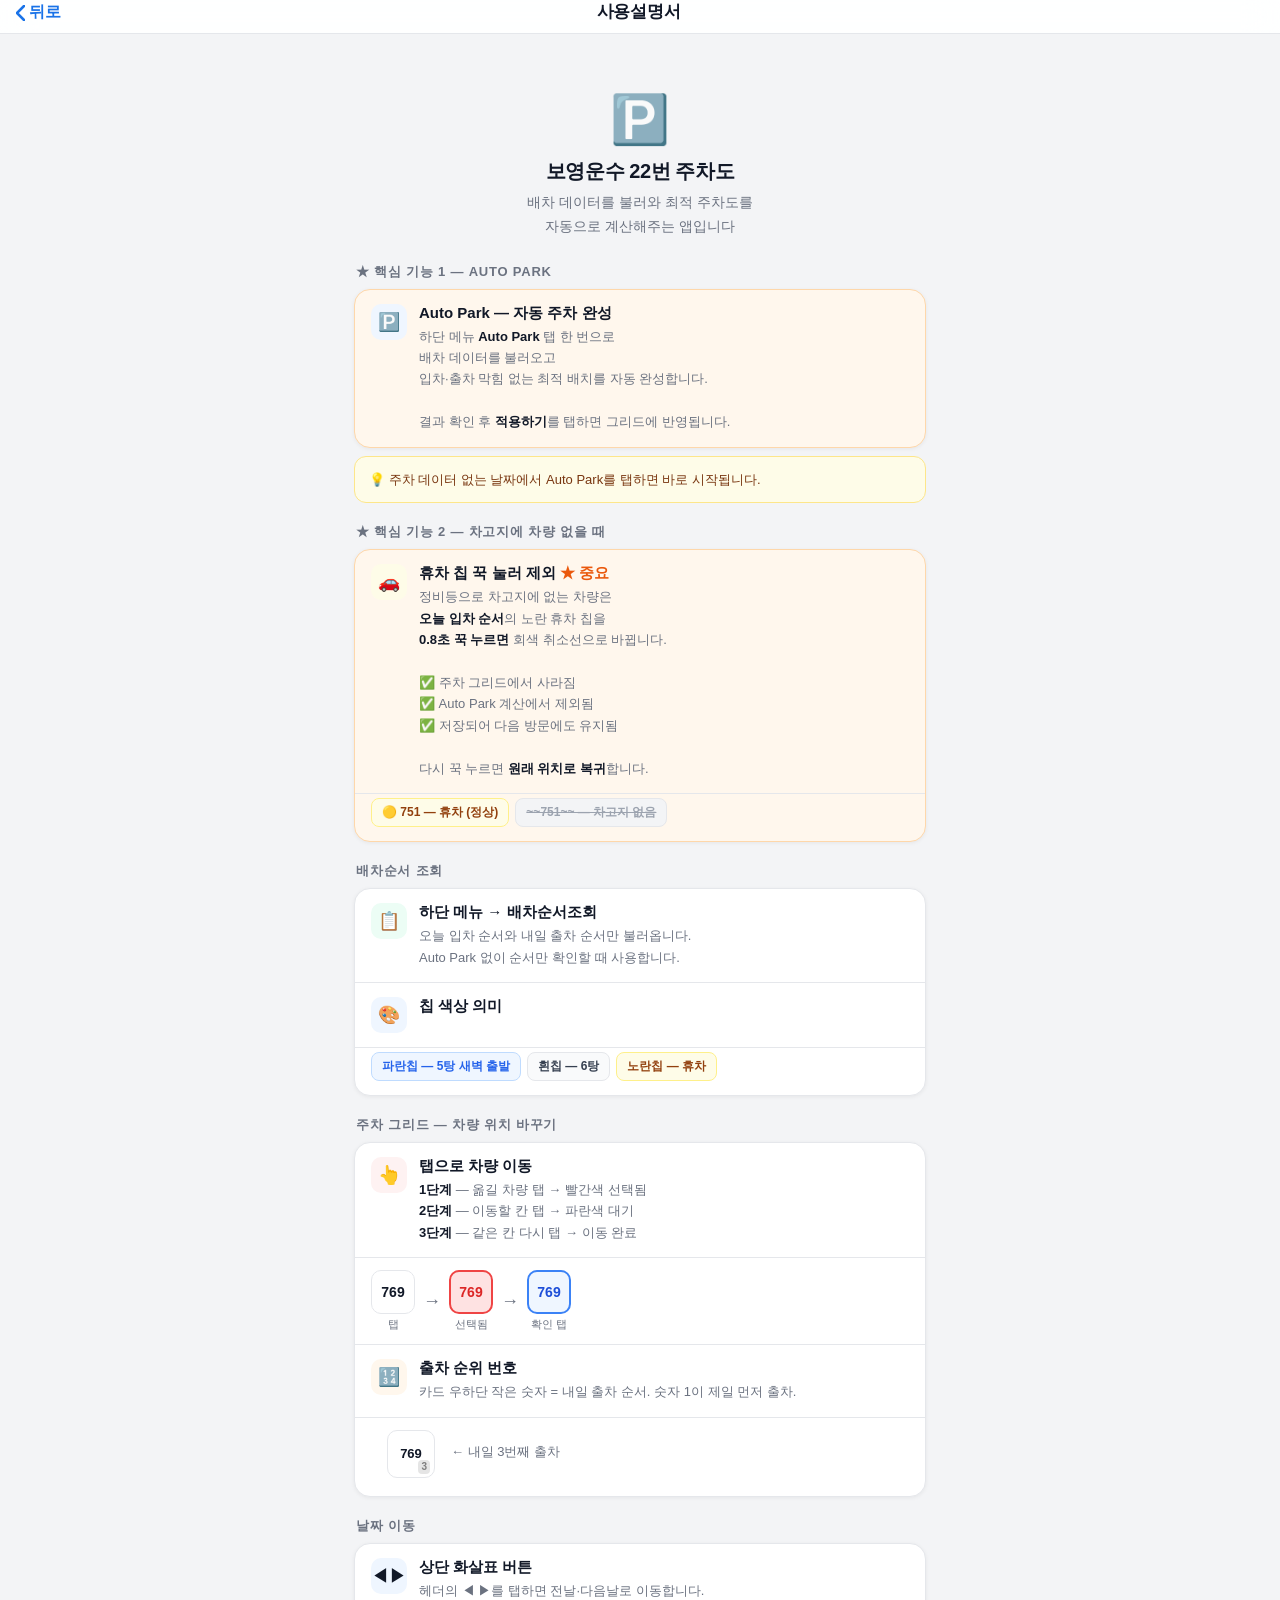
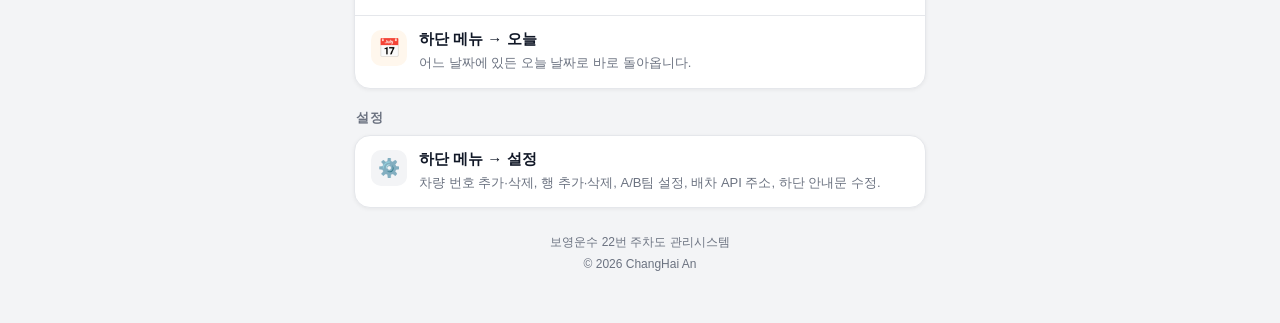
<file: manual.html>
<!DOCTYPE html>
<html lang="ko">
<head>
<meta charset="UTF-8">
<meta name="viewport" content="width=device-width, initial-scale=1.0, maximum-scale=1.0, user-scalable=no, viewport-fit=cover">
<title>사용설명서 — 보영운수 22번 주차도</title>
<style>
  :root{--bg:#F3F4F6;--card:#fff;--text:#111827;--sub:#6B7280;--accent:#1A73E8;--border:#E5E7EB;--safe-t:env(safe-area-inset-top,0px);--safe-b:env(safe-area-inset-bottom,0px)}
  @media(prefers-color-scheme:dark){:root{--bg:#1C1C1E;--card:#2C2C2E;--text:#F2F2F7;--sub:#8E8E93;--border:#3A3A3C}}
  *{margin:0;padding:0;box-sizing:border-box;-webkit-tap-highlight-color:transparent}
  body{background:var(--bg);color:var(--text);font-family:-apple-system,'Pretendard',sans-serif;padding-top:calc(var(--safe-t) + 56px);padding-bottom:calc(var(--safe-b) + 32px)}
  .hdr{position:fixed;top:0;left:0;right:0;height:calc(var(--safe-t)+56px);padding-top:var(--safe-t);background:rgba(255,255,255,0.92);backdrop-filter:blur(16px);-webkit-backdrop-filter:blur(16px);border-bottom:1px solid var(--border);display:flex;align-items:flex-end;padding-bottom:10px;padding-left:16px;padding-right:16px;z-index:100}
  @media(prefers-color-scheme:dark){.hdr{background:rgba(28,28,30,0.92)}}
  .hdr-back{display:flex;align-items:center;gap:4px;font-size:16px;font-weight:700;color:var(--accent);background:none;border:none;cursor:pointer;padding:0}
  .hdr-title{flex:1;text-align:center;font-size:17px;font-weight:800;color:var(--text);letter-spacing:-.3px}
  .hdr-space{width:48px}
  .content{padding:16px 14px;max-width:600px;margin:0 auto}
  .intro{text-align:center;padding:20px 16px 24px}
  .intro-icon{font-size:48px;margin-bottom:10px}
  .intro-title{font-size:20px;font-weight:900;margin-bottom:6px;letter-spacing:-.4px}
  .intro-desc{font-size:14px;color:var(--sub);line-height:1.7}
  .section{margin-bottom:20px}
  .section-title{font-size:13px;font-weight:800;color:var(--sub);text-transform:uppercase;letter-spacing:.06em;margin-bottom:8px;padding-left:2px}
  .card{background:var(--card);border-radius:16px;border:1px solid var(--border);box-shadow:0 1px 4px rgba(0,0,0,0.06);overflow:hidden}
  .card-imp{background:#FFF7ED;border-radius:16px;border:1px solid #FED7AA;box-shadow:0 1px 4px rgba(0,0,0,0.06);overflow:hidden}
  @media(prefers-color-scheme:dark){.card-imp{background:rgba(251,146,60,.1);border-color:rgba(251,146,60,.3)}}
  .item{display:flex;align-items:flex-start;gap:12px;padding:14px 16px;border-bottom:1px solid var(--border)}
  .item:last-child{border-bottom:none}
  .item-icon{width:36px;height:36px;border-radius:10px;display:flex;align-items:center;justify-content:center;font-size:18px;flex-shrink:0}
  .bg-blue{background:#EFF6FF} .bg-green{background:#ECFDF5} .bg-orange{background:#FFF7ED} .bg-red{background:#FEF2F2} .bg-gray{background:#F3F4F6} .bg-yellow{background:#FEFCE8}
  .item-body{flex:1;min-width:0}
  .item-title{font-size:15px;font-weight:800;margin-bottom:3px}
  .item-desc{font-size:13px;color:var(--sub);line-height:1.65}
  .item-desc strong{color:var(--text);font-weight:700}
  .hl{color:#EA580C;font-weight:800}
  .tap-demo{display:flex;align-items:center;gap:8px;padding:12px 16px;flex-wrap:wrap}
  .tap-box{width:44px;height:44px;border-radius:10px;display:flex;align-items:center;justify-content:center;font-size:14px;font-weight:800}
  .tap-run{background:#fff;color:#111827;border:1px solid #E5E7EB}
  .tap-sel{background:#FEE2E2;color:#DC2626;border:2px solid #EF4444}
  .tap-ok{background:#EFF6FF;color:#1D4ED8;border:2px solid #3B82F6}
  .tap-arrow{font-size:18px;color:var(--sub)}
  .tap-label{font-size:11px;color:var(--sub);text-align:center;margin-top:3px}
  .tap-step{display:flex;flex-direction:column;align-items:center}
  .chip-row{display:flex;flex-wrap:wrap;gap:6px;padding:4px 16px 14px}
  .chip{padding:5px 10px;border-radius:8px;font-size:12px;font-weight:700;display:inline-block}
  .c-blue{background:#EFF6FF;color:#2563EB;border:1px solid #BFDBFE}
  .c-white{background:#F9FAFB;color:#374151;border:1px solid #E5E7EB}
  .c-yellow{background:#FEFCE8;color:#92400E;border:1px solid #FEF08A}
  .c-gray{background:#F3F4F6;color:#9CA3AF;border:1px solid #E5E7EB;text-decoration:line-through}
  .badge-demo{position:relative;display:inline-flex;width:48px;height:48px;background:#fff;color:#111827;border:1px solid #E5E7EB;border-radius:10px;align-items:center;justify-content:center;font-size:13px;font-weight:800;margin:8px 8px 4px 16px}
  .badge-num{position:absolute;bottom:3px;right:4px;font-size:10px;font-weight:900;color:rgba(0,0,0,0.45);background:rgba(0,0,0,0.1);border-radius:4px;padding:0 3px;line-height:14px}
  .tip{background:#FEFCE8;border:1px solid #FDE68A;border-radius:12px;padding:12px 14px;font-size:13px;color:#78350F;line-height:1.65;margin-top:8px}
  @media(prefers-color-scheme:dark){.tip{background:rgba(245,158,11,.1);color:#FCD34D;border-color:rgba(245,158,11,.3)}}
  .foot{text-align:center;color:var(--sub);font-size:12px;margin-top:24px;line-height:1.8}
</style>
</head>
<body>

<div class="hdr">
  <button class="hdr-back" onclick="goBack()">
    <svg width="9" height="16" viewBox="0 0 9 16" fill="none"><path d="M8 1L1 8L8 15" stroke="currentColor" stroke-width="2.5" stroke-linecap="round" stroke-linejoin="round"/></svg>
    뒤로
  </button>
  <div class="hdr-title">사용설명서</div>
  <div class="hdr-space"></div>
</div>

<div class="content">

  <div class="intro">
    <div class="intro-icon">🅿️</div>
    <div class="intro-title">보영운수 22번 주차도</div>
    <div class="intro-desc">배차 데이터를 불러와 최적 주차도를<br>자동으로 계산해주는 앱입니다</div>
  </div>

  <!-- 핵심 1: Auto Park -->
  <div class="section">
    <div class="section-title">★ 핵심 기능 1 — Auto Park</div>
    <div class="card-imp">
      <div class="item">
        <div class="item-icon bg-blue">🅿️</div>
        <div class="item-body">
          <div class="item-title">Auto Park — 자동 주차 완성</div>
          <div class="item-desc">
            하단 메뉴 <strong>Auto Park</strong> 탭 한 번으로<br>
            배차 데이터를 불러오고<br>
            입차·출차 막힘 없는 최적 배치를 자동 완성합니다.<br><br>
            결과 확인 후 <strong>적용하기</strong>를 탭하면 그리드에 반영됩니다.
          </div>
        </div>
      </div>
    </div>
    <div class="tip">💡 주차 데이터 없는 날짜에서 Auto Park를 탭하면 바로 시작됩니다.</div>
  </div>

  <!-- 핵심 2: 차고지 없음 -->
  <div class="section">
    <div class="section-title">★ 핵심 기능 2 — 차고지에 차량 없을 때</div>
    <div class="card-imp">
      <div class="item">
        <div class="item-icon bg-yellow">🚗</div>
        <div class="item-body">
          <div class="item-title">휴차 칩 꾹 눌러 제외 <span class="hl">★ 중요</span></div>
          <div class="item-desc">
            정비등으로 차고지에 없는 차량은<br>
            <strong>오늘 입차 순서</strong>의 노란 휴차 칩을<br>
            <strong>0.8초 꾹 누르면</strong> 회색 취소선으로 바뀝니다.<br><br>
            ✅ 주차 그리드에서 사라짐<br>
            ✅ Auto Park 계산에서 제외됨<br>
            ✅ 저장되어 다음 방문에도 유지됨<br><br>
            다시 꾹 누르면 <strong>원래 위치로 복귀</strong>합니다.
          </div>
        </div>
      </div>
      <div class="chip-row">
        <span class="chip c-yellow">🟡 751 — 휴차 (정상)</span>
        <span class="chip c-gray">~~751~~ — 차고지 없음</span>
      </div>
    </div>
  </div>

  <!-- 배차순서 조회 -->
  <div class="section">
    <div class="section-title">배차순서 조회</div>
    <div class="card">
      <div class="item">
        <div class="item-icon bg-green">📋</div>
        <div class="item-body">
          <div class="item-title">하단 메뉴 → 배차순서조회</div>
          <div class="item-desc">오늘 입차 순서와 내일 출차 순서만 불러옵니다.<br>Auto Park 없이 순서만 확인할 때 사용합니다.</div>
        </div>
      </div>
      <div class="item">
        <div class="item-icon bg-blue">🎨</div>
        <div class="item-body">
          <div class="item-title">칩 색상 의미</div>
        </div>
      </div>
      <div class="chip-row">
        <span class="chip c-blue">파란칩 — 5탕 새벽 출발</span>
        <span class="chip c-white">흰칩 — 6탕</span>
        <span class="chip c-yellow">노란칩 — 휴차</span>
      </div>
    </div>
  </div>

  <!-- 주차 그리드 이동 -->
  <div class="section">
    <div class="section-title">주차 그리드 — 차량 위치 바꾸기</div>
    <div class="card">
      <div class="item">
        <div class="item-icon bg-red">👆</div>
        <div class="item-body">
          <div class="item-title">탭으로 차량 이동</div>
          <div class="item-desc">
            <strong>1단계</strong> — 옮길 차량 탭 → 빨간색 선택됨<br>
            <strong>2단계</strong> — 이동할 칸 탭 → 파란색 대기<br>
            <strong>3단계</strong> — 같은 칸 다시 탭 → 이동 완료
          </div>
        </div>
      </div>
      <div class="tap-demo">
        <div class="tap-step"><div class="tap-box tap-run">769</div><div class="tap-label">탭</div></div>
        <div class="tap-arrow">→</div>
        <div class="tap-step"><div class="tap-box tap-sel">769</div><div class="tap-label">선택됨</div></div>
        <div class="tap-arrow">→</div>
        <div class="tap-step"><div class="tap-box tap-ok">769</div><div class="tap-label">확인 탭</div></div>
      </div>
      <div class="item" style="border-top:1px solid var(--border)">
        <div class="item-icon bg-orange">🔢</div>
        <div class="item-body">
          <div class="item-title">출차 순위 번호</div>
          <div class="item-desc">카드 우하단 작은 숫자 = 내일 출차 순서. 숫자 1이 제일 먼저 출차.</div>
        </div>
      </div>
      <div style="display:flex;align-items:center;gap:8px;padding:4px 16px 14px">
        <div class="badge-demo">769<span class="badge-num">3</span></div>
        <span style="font-size:13px;color:var(--sub)">← 내일 3번째 출차</span>
      </div>
    </div>
  </div>

  <!-- 날짜 이동 -->
  <div class="section">
    <div class="section-title">날짜 이동</div>
    <div class="card">
      <div class="item">
        <div class="item-icon bg-blue">◀▶</div>
        <div class="item-body">
          <div class="item-title">상단 화살표 버튼</div>
          <div class="item-desc">헤더의 ◀ ▶를 탭하면 전날·다음날로 이동합니다.</div>
        </div>
      </div>
      <div class="item">
        <div class="item-icon bg-orange">📅</div>
        <div class="item-body">
          <div class="item-title">하단 메뉴 → 오늘</div>
          <div class="item-desc">어느 날짜에 있든 오늘 날짜로 바로 돌아옵니다.</div>
        </div>
      </div>
    </div>
  </div>

  <!-- 설정 -->
  <div class="section">
    <div class="section-title">설정</div>
    <div class="card">
      <div class="item">
        <div class="item-icon bg-gray">⚙️</div>
        <div class="item-body">
          <div class="item-title">하단 메뉴 → 설정</div>
          <div class="item-desc">차량 번호 추가·삭제, 행 추가·삭제, A/B팀 설정, 배차 API 주소, 하단 안내문 수정.</div>
        </div>
      </div>
    </div>
  </div>

  <div class="foot">보영운수 22번 주차도 관리시스템<br>© 2026 ChangHai An</div>

</div>

<script>
function goBack(){
  if(window.history.length<=1||window.navigator.standalone){window.location.href='./index.html';}
  else{window.history.back();}
}
window.addEventListener('pageshow',function(){window.history.pushState({page:'manual'},'','');});
window.addEventListener('popstate',function(){window.location.href='./index.html';});
</script>
</body>
</html>
</file>
